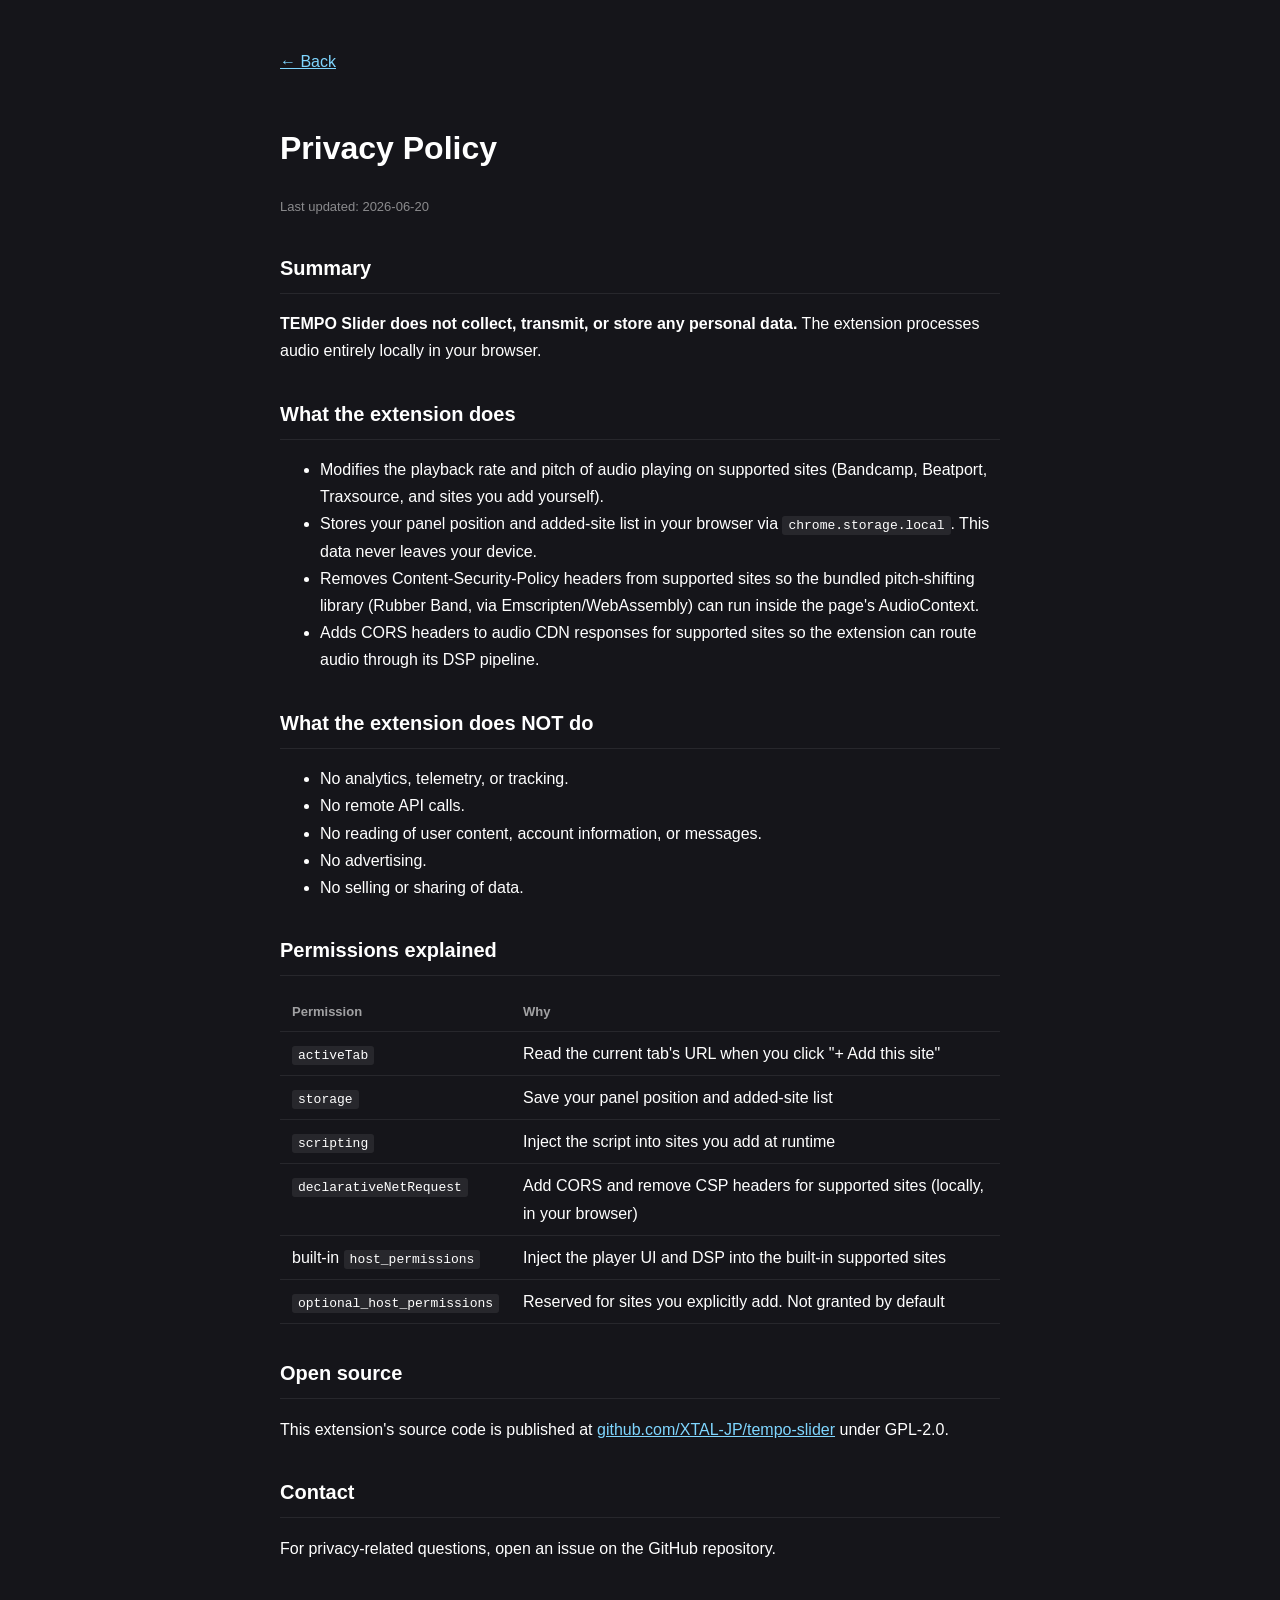
<file: docs/privacy.html>
<!DOCTYPE html>
<html lang="en">
<head>
<meta charset="utf-8">
<meta name="viewport" content="width=device-width, initial-scale=1">
<title>Privacy Policy — TEMPO Slider</title>
<style>
  :root { color-scheme: dark; }
  body {
    margin: 0;
    font-family: -apple-system, BlinkMacSystemFont, 'Segoe UI', sans-serif;
    background: #15151a;
    color: #fff;
    line-height: 1.7;
  }
  main { max-width: 720px; margin: 0 auto; padding: 48px 24px; }
  h1 { font-size: 32px; }
  h2 { font-size: 20px; margin-top: 32px; border-bottom: 1px solid rgba(255,255,255,0.08); padding-bottom: 8px; }
  a { color: #7fd6ff; }
  table { width: 100%; border-collapse: collapse; margin: 16px 0; }
  th, td { padding: 8px 12px; border-bottom: 1px solid rgba(255,255,255,0.08); text-align: left; vertical-align: top; }
  th { color: rgba(255,255,255,0.6); font-weight: 600; font-size: 13px; }
  code { font-family: monospace; background: rgba(255,255,255,0.08); padding: 2px 6px; border-radius: 3px; }
  .meta { color: rgba(255,255,255,0.5); font-size: 13px; }
  .back { display: inline-block; margin-bottom: 24px; }
</style>
</head>
<body>
<main>
  <a href="index.html" class="back">← Back</a>
  <h1>Privacy Policy</h1>
  <p class="meta">Last updated: 2026-06-20</p>

  <h2>Summary</h2>
  <p><strong>TEMPO Slider does not collect, transmit, or store any personal data.</strong> The extension processes audio entirely locally in your browser.</p>

  <h2>What the extension does</h2>
  <ul>
    <li>Modifies the playback rate and pitch of audio playing on supported sites (Bandcamp, Beatport, Traxsource, and sites you add yourself).</li>
    <li>Stores your panel position and added-site list in your browser via <code>chrome.storage.local</code>. This data never leaves your device.</li>
    <li>Removes Content-Security-Policy headers from supported sites so the bundled pitch-shifting library (Rubber Band, via Emscripten/WebAssembly) can run inside the page's AudioContext.</li>
    <li>Adds CORS headers to audio CDN responses for supported sites so the extension can route audio through its DSP pipeline.</li>
  </ul>

  <h2>What the extension does NOT do</h2>
  <ul>
    <li>No analytics, telemetry, or tracking.</li>
    <li>No remote API calls.</li>
    <li>No reading of user content, account information, or messages.</li>
    <li>No advertising.</li>
    <li>No selling or sharing of data.</li>
  </ul>

  <h2>Permissions explained</h2>
  <table>
    <thead><tr><th>Permission</th><th>Why</th></tr></thead>
    <tbody>
      <tr><td><code>activeTab</code></td><td>Read the current tab's URL when you click "+ Add this site"</td></tr>
      <tr><td><code>storage</code></td><td>Save your panel position and added-site list</td></tr>
      <tr><td><code>scripting</code></td><td>Inject the script into sites you add at runtime</td></tr>
      <tr><td><code>declarativeNetRequest</code></td><td>Add CORS and remove CSP headers for supported sites (locally, in your browser)</td></tr>
      <tr><td>built-in <code>host_permissions</code></td><td>Inject the player UI and DSP into the built-in supported sites</td></tr>
      <tr><td><code>optional_host_permissions</code></td><td>Reserved for sites you explicitly add. Not granted by default</td></tr>
    </tbody>
  </table>

  <h2>Open source</h2>
  <p>This extension's source code is published at <a href="https://github.com/XTAL-JP/tempo-slider">github.com/XTAL-JP/tempo-slider</a> under GPL-2.0.</p>

  <h2>Contact</h2>
  <p>For privacy-related questions, open an issue on the GitHub repository.</p>
</main>
</body>
</html>
</file>
